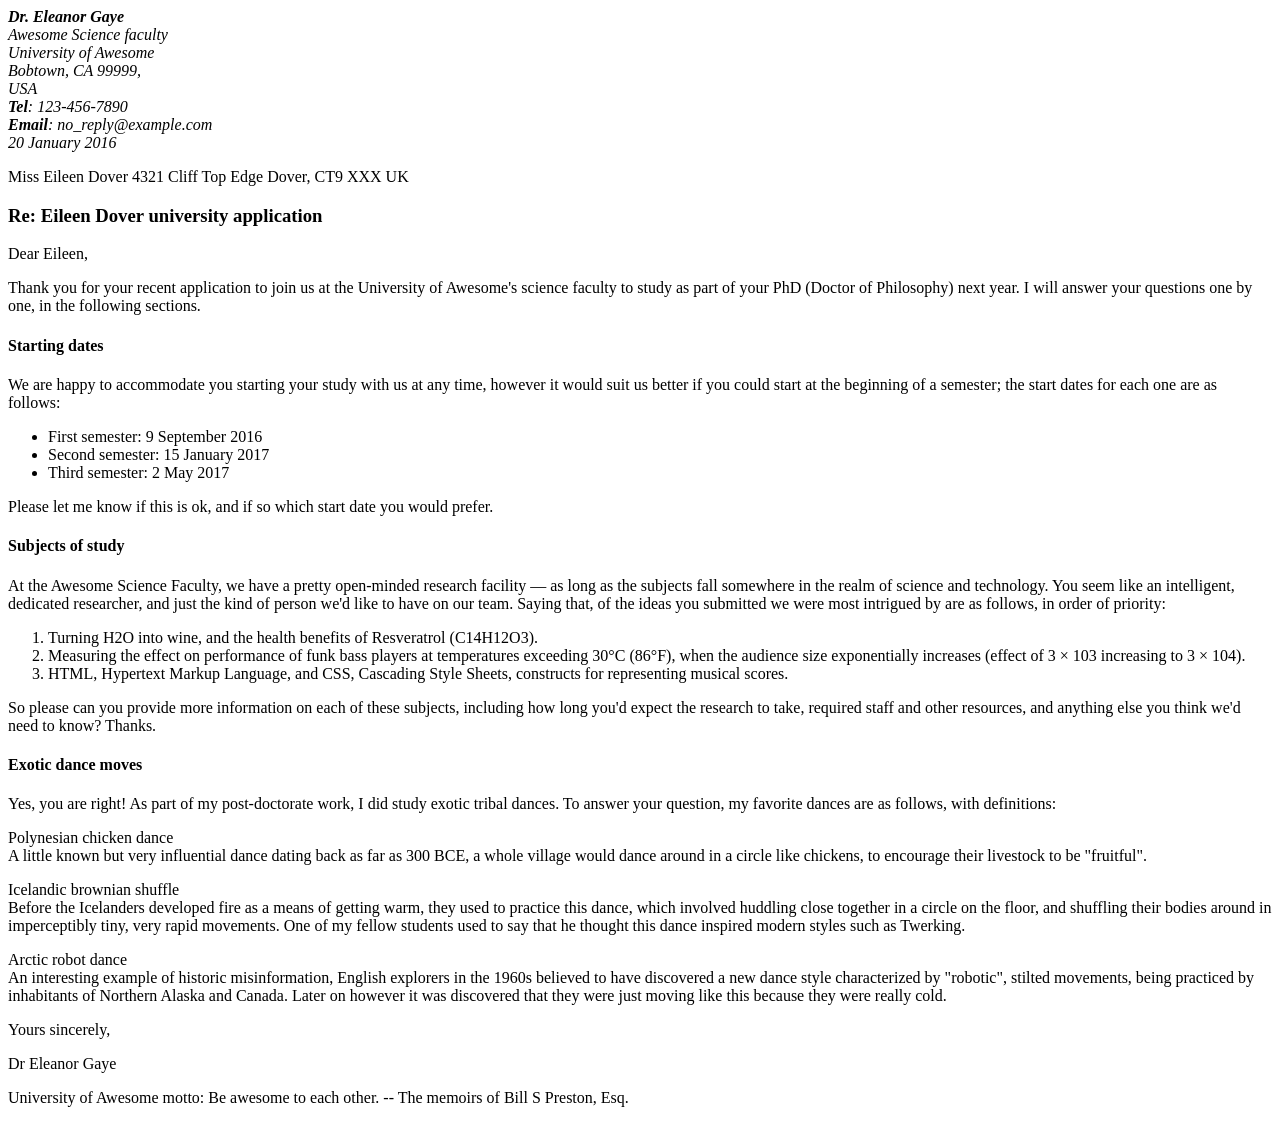
<file: ica/ICA3/index.html>
<!DOCTYPE html>
<html lang="en">
    <head>
        <meta charset="UTF-8">
        <meta name="viewport" content="width=device-width, initial-scale=1.0">
        <title>Document</title>
    </head>
    <body>
        <address class="sender-column">
        <strong>Dr. Eleanor Gaye</strong><br>
        Awesome Science faculty<br>
        University of Awesome<br>
        Bobtown, CA 99999,<br>
        USA<br>
        <strong>Tel</strong>: 123-456-7890<br>
        <strong>Email</strong>: no_reply@example.com<br>

        20 January 2016<br>
        </address>

        <p>
            Miss Eileen Dover
            4321 Cliff Top Edge
            Dover, CT9 XXX
            UK
        </p>

        <h3> 
            Re: Eileen Dover university application
        </h3>
        <p>
            Dear Eileen,
        </p>
        <p>
            Thank you for your recent application to join us at the University of
            Awesome's science faculty to study as part of your
            PhD (Doctor of Philosophy) next year. I will answer your
            questions one by one, in the following sections.
        </p>

        <section>
            <h4>
            Starting dates
            </h4>
            <p>
            We are happy to accommodate you starting your study with us at any time,
            however it would suit us better if you could start at the beginning of a
            semester; the start dates for each one are as follows:
            </p>
            <ul>
                <li>First semester: 9 September 2016</li>
                <li>Second semester: 15 January 2017</li>
                <li>Third semester: 2 May 2017</li>
            </ul>

            <p>
            Please let me know if this is ok, and if so which start date you would prefer.
            </p>
        </section>

        <section>
            <h4>
            Subjects of study
            </h4>
            <p>
            At the Awesome Science Faculty, we have a pretty open-minded research
            facility — as long as the subjects fall somewhere in the realm of science
            and technology. You seem like an intelligent, dedicated researcher, and
            just the kind of person we'd like to have on our team. Saying that, of the
            ideas you submitted we were most intrigued by are as follows, in order of
            priority:
            </p>
            <ol>
                <li>Turning H2O into wine, and the health benefits of Resveratrol
                (C14H12O3).</li>
                <li>Measuring the effect on performance of funk bass players at temperatures
                exceeding 30°C (86°F), when the audience size exponentially increases
                (effect of 3 × 103 increasing to 3 × 104).</li>
                <li>HTML, Hypertext Markup Language, and CSS,
                Cascading Style Sheets, constructs for representing musical scores.</li>
            </ol>
            <p>
            So please can you provide more information on each of these subjects,
            including how long you'd expect the research to take, required staff and
            other resources, and anything else you think we'd need to know? Thanks.
            </p>
        </section>

        <section>
            <h4>
            Exotic dance moves
            </h4>

            <p>
            Yes, you are right! As part of my post-doctorate work, I
            did study exotic tribal dances. To answer your question, my
            favorite dances are as follows, with definitions:
            </p>

            <p>
            Polynesian chicken dance<br>
                A little known but very influential dance dating back as far as
                300 BCE, a whole village would
                dance around in a circle like chickens, to encourage their livestock to
                be "fruitful".<br>
            </p>
            <p>
            Icelandic brownian shuffle<br>
                Before the Icelanders developed fire as a means of getting warm, they
                used to practice this dance, which involved huddling close together in a
                circle on the floor, and shuffling their bodies around in imperceptibly
                tiny, very rapid movements. One of my fellow students used to say that
                he thought this dance inspired modern styles such as Twerking.<br>
            </p>
            <p>
            Arctic robot dance<br>
                An interesting example of historic misinformation, English explorers in
                the 1960s believed to have discovered a new dance style characterized by
                "robotic", stilted movements, being practiced by inhabitants of Northern
                Alaska and Canada. Later on however it was discovered that they were
                just moving like this because they were really cold.<br>
            </p>
        </section>

        <section>
            <p>
            Yours sincerely,
            </p>

            <p>
            Dr Eleanor Gaye
            </p>

            <p>
            University of Awesome motto: Be awesome to each other. --
            The memoirs of Bill S Preston, Esq.
            </p>
        </section>
    </body>
</html>
</file>
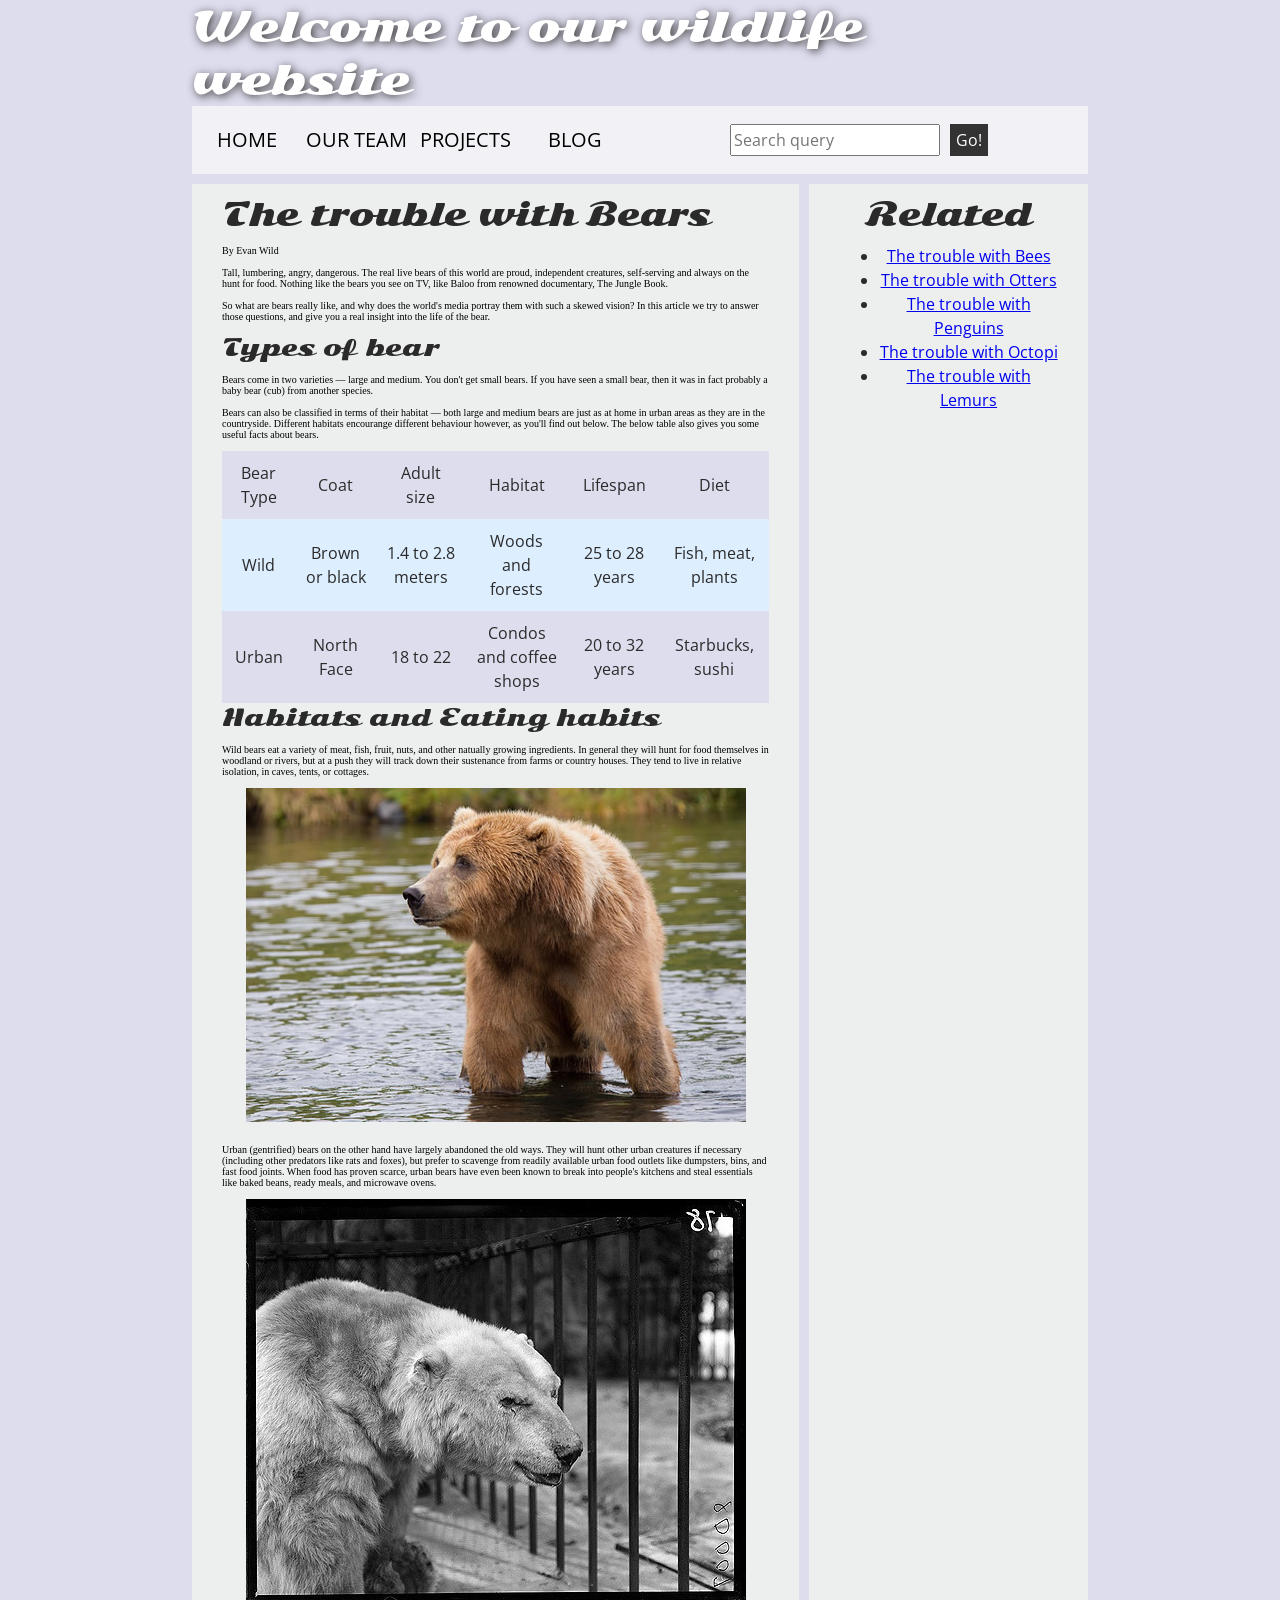
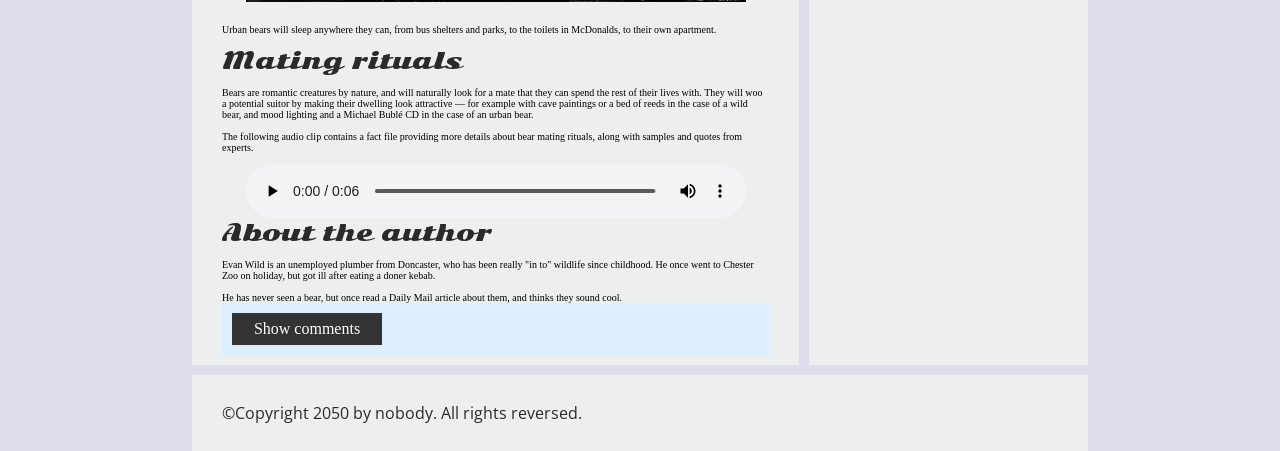
<file: ica/ICA5/assessment-files/index.html>
<!DOCTYPE html>
<html>
  <head>
    <meta charset="utf-8">

    <title>Accessibility assessment</title>
    <link href="https://fonts.googleapis.com/css?family=Open+Sans+Condensed:300|Sonsie+One" rel="stylesheet" type="text/css">
    <link rel="stylesheet" href="style.css">

    <!-- the below three lines are a fix to get HTML5 semantic elements working in old versions of Internet Explorer-->
    <!--[if lt IE 9]>
      <script src="http://html5shiv.googlecode.com/svn/trunk/html5.js"></script>
    <![endif]-->
  </head>

  <body>
    <div class="header">
      <font size="7">Welcome to our wildlife website</font>
    </div>

    <div class="nav">
      <ul>
        <li><a href="#">Home</a></li>
        <li><a href="#">Our team</a></li>
        <li><a href="#">Projects</a></li>
        <li><a href="#">Blog</a></li>
      </ul>

      <form class="search">
        <input type="search" name="q" placeholder="Search query">
        <input type="submit" value="Go!">
      </form>
    </div>

    <main>
      <article>
        <font size="6">The trouble with Bears</font>
        <br><br>
        By Evan Wild
        <br><br>
        Tall, lumbering, angry, dangerous. The real live bears of this world are proud, independent creatures, self-serving and always on the hunt for food. Nothing like the bears you see on TV, like Baloo from renowned documentary, The Jungle Book.
        <br><br>
        So what are bears really like, and why does the world's media portray them with such a skewed vision? In this article we try to answer those questions, and give you a real insight into the life of the bear.
        <br><br>
        <font size="5">Types of bear</font>
        <br><br>
        Bears come in two varieties — large and medium. You don't get small bears. If you have seen a small bear, then it was in fact probably a baby bear (cub) from another species.
        <br><br>
        Bears can also be classified in terms of their habitat — both large and medium bears are just as at home in urban areas as they are in the countryside. Different habitats encourange different behaviour however, as you'll find out below. The below table also gives you some useful facts about bears.
        <br><br>
        <table>
          <thead>
            <tr>
              <td>Bear Type</td>
              <td>Coat</td>
              <td>Adult size</td>
              <td>Habitat</td>
              <td>Lifespan</td>
              <td>Diet</td>
            </tr>
          </thead>
          <tbody>
            <tr>
              <td>Wild</td>
              <td>Brown or black</td>
              <td>1.4 to 2.8 meters</td>
              <td>Woods and forests</td>
              <td>25 to 28 years</td>
              <td>Fish, meat, plants</td>
            </tr>
            <tr>
              <td>Urban</td>
              <td>North Face</td>
              <td>18 to 22</td>
              <td>Condos and coffee shops</td>
              <td>20 to 32 years</td>
              <td>Starbucks, sushi</td>
            </tr>
          </tbody>
        </table>

        <font size="5">Habitats and Eating habits</font>
        <br><br>
        Wild bears eat a variety of meat, fish, fruit, nuts, and other natually growing ingredients. In general they will hunt for food themselves in woodland or rivers, but at a push they will track down their sustenance from farms or country houses. They tend to live in relative isolation, in caves, tents, or cottages.
        <br><br>
        <img src="media/wild-bear.jpg">
        <br><br>
        Urban (gentrified) bears on the other hand have largely abandoned the old ways. They will hunt other urban creatures if necessary (including other predators like rats and foxes), but prefer to scavenge from readily available urban food outlets like dumpsters, bins, and fast food joints. When food has proven scarce, urban bears have even been known to break into people's kitchens and steal essentials like baked beans, ready meals, and microwave ovens.
        <br><br>
        <img src="media/urban-bear.jpg">
        <br><br>
        Urban bears will sleep anywhere they can, from bus shelters and parks, to the toilets in McDonalds, to their own apartment.
        <br><br>
        <font size="5">Mating rituals</font>
        <br><br>
        Bears are romantic creatures by nature, and will naturally look for a mate that they can spend the rest of their lives with. They will woo a potential suitor by making their dwelling look attractive — for example with cave paintings or a bed of reeds in the case of a wild bear, and mood lighting and a Michael Bublé CD in the case of an urban bear.
        <br><br>
        The following audio clip contains a fact file providing more details about bear mating rituals, along with samples and quotes from experts.
        <br><br>
        <audio controls>
          <source src="media/bear.mp3" type="audio/mp3">
          <source src="media/bear.ogg" type="audio/ogg">
          <p>It looks like your browser doesn't support HTML5 audio players.</p>
        </audio>

        <aside>

          <font size="5">About the author</font>
        <br><br>
          Evan Wild is an unemployed plumber from Doncaster, who has been really "in to" wildlife since childhood. He once went to Chester Zoo on holiday, but got ill after eating a doner kebab.
        <br><br>
          He has never seen a bear, but once read a Daily Mail article about them, and thinks they sound cool.

        </aside>
        <section class="comments">
          <div class="show-hide">Show comments</div>

          <div class="comment-wrapper">

            <font size="6">Add comment</font>

            <form class="comment-form">
              <div class="flex-pair">
                Your name:
                <input type="text" name="name" id="name" placeholder="Enter your name">
              </div>
              <div class="flex-pair">
                Your comment:
                <input type="text" name="comment" id="comment" placeholder="Enter your comment">
              </div>
              <div>
                <input type="submit" value="Submit comment">
              </div>
            </form>

            <font size="6">Comments</font>

            <ul class="comment-container">

              <li>

                <p>Bob Fossil</p>

                <p>Oh I am so glad you taught me all about the big brown angry guys in the woods. With their sniffing little noses and their bad attitudes, they can sure be a menace — I was thinking of putting them all in a truck and driving them outta here. I run a zoo, you know.</p>

              </li>

            </ul>

          </div>
        </section>
      </article>

      <div class="secondary">
        <font size="6">Related</font>

        <ul>
          <li><a href="#">The trouble with Bees</a></li>
          <li><a href="#">The trouble with Otters</a></li>
          <li><a href="#">The trouble with Penguins</a></li>
          <li><a href="#">The trouble with Octopi</a></li>
          <li><a href="#">The trouble with Lemurs</a></li>
        </ul>
      </div>
    </main>

    <footer>
      <p>©Copyright 2050 by nobody. All rights reversed.</p>
    </footer>

    <script src="main.js"></script>

  </body>
</html>
</file>
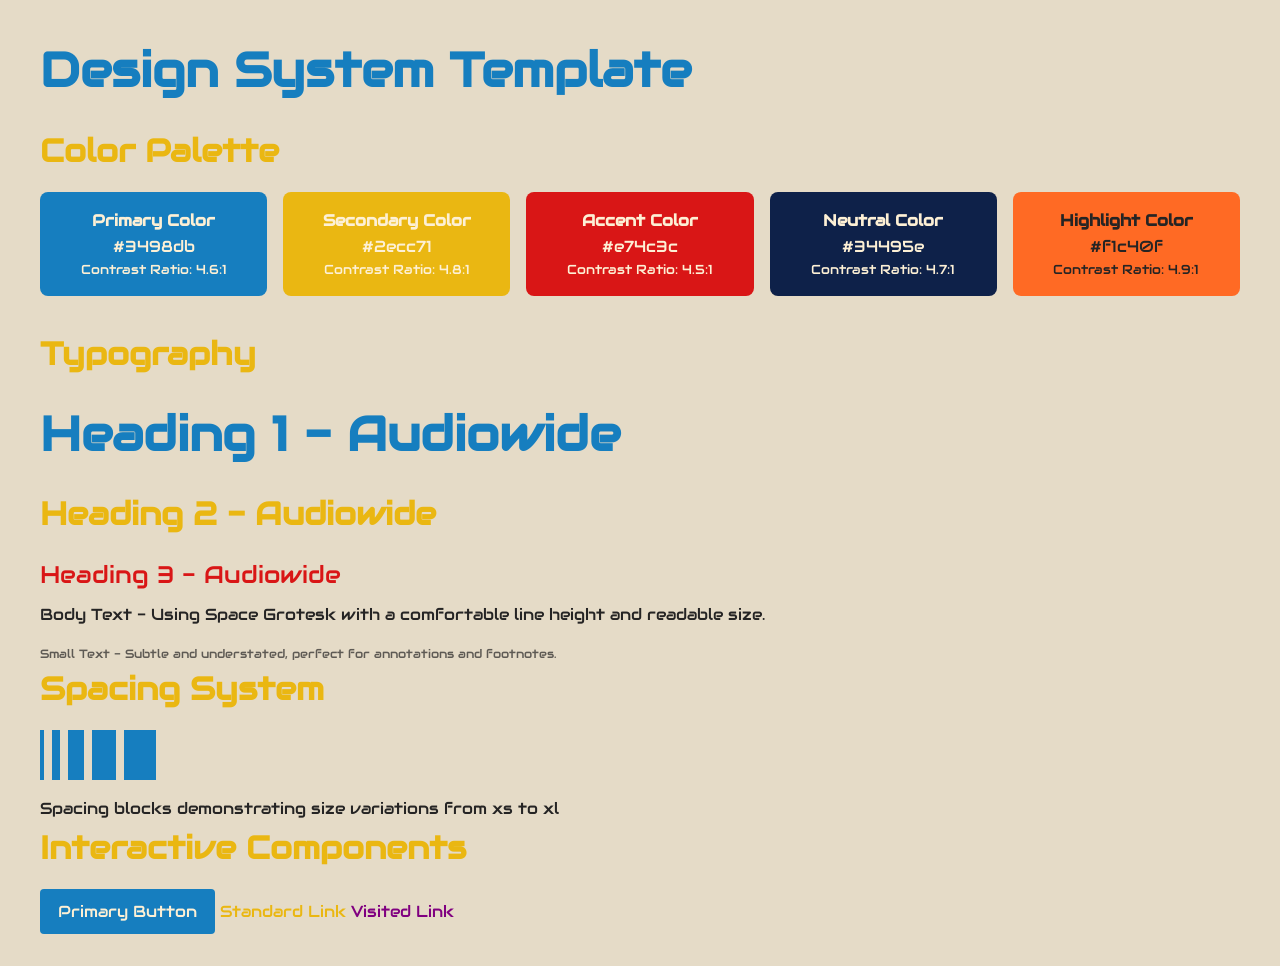
<file: midterm/design-system.html>
<!DOCTYPE html>
<html lang="en">
<head>
    <meta charset="UTF-8">
    <meta name="viewport" content="width=device-width, initial-scale=1.0">
    <title>Design System Template</title>
            <link rel="preconnect" href="https://fonts.googleapis.com">
            <link rel="preconnect" href="https://fonts.gstatic.com" crossorigin>
            <link href="https://fonts.googleapis.com/css2?family=Audiowide&family=Oi&display=swap" rel="stylesheet"> 

    <style>
        /* CSS Reset and Base Styles */
        :root {
            /* Color Palette - 5 Core Colors */
            --color-primary: #167ebf;     /* Vibrant Blue - Main Brand Color */
            --color-secondary: #eab712;   /* Emerald Green - Complementary Action Color */
            --color-accent: #d91616;      /* Passionate Red - Highlight / Warning Color */
            --color-neutral: #0e2149;     /* Deep Slate Gray - Neutral Text and Background */
            --color-highlight: #ff6a24;   /* Bright Yellow - Accent / Attention Color */
            
            /* Derived Colors for Flexibility */
            --color-background: color-mix(in srgb, var(--color-neutral) 10%, #fdf0d5);
            --color-text-dark: #252424;
            --color-text-light: #fdf0d5;

            /* Typography */

            @import url('https://fonts.googleapis.com/css2?family=Audiowide&family=Oi&display=swap'); 

            .auidowide-regular {
                font-family: "Audiowide", sans-serif;
                font-weight: 400;
                font-style: normal;
            }

            --font-primary: "Audiowide", sans-serif;
            --font-secondary: 'Roboto Mono', monospace;  

            /* Spacing System */
            --spacing-xs: 0.25rem;
            --spacing-sm: 0.5rem;
            --spacing-md: 1rem;
            --spacing-lg: 1.5rem;
            --spacing-xl: 2rem;

            /* Border Radius */
            --radius-sm: 4px;
            --radius-md: 8px;
            --radius-lg: 12px;
        }

        * {
            margin: 0;
            padding: 0;
            box-sizing: border-box;
        }

        body {
            font-family: var(--font-primary);
            line-height: 1.6;
            background-color: var(--color-background);
            color: var(--color-text-dark);
            padding: var(--spacing-xl);
        }

        .container {
            max-width: 1200px;
            margin: 0 auto;
        }

        /* Typography Styles */
        h1 {
            font-size: 3rem;
            font-weight: 700;
            margin-bottom: var(--spacing-md);
            color: var(--color-primary);
        }

        h2 {
            font-size: 2rem;
            font-weight: 600;
            margin-bottom: var(--spacing-md);
            color: var(--color-secondary);
        }

        h3 {
            font-size: 1.5rem;
            font-weight: 500;
            margin-bottom: var(--spacing-sm);
            color: var(--color-accent);
        }

        .body-text {
            font-size: 1rem;
            margin-bottom: var(--spacing-md);
        }

        .small-text {
            font-size: 0.75rem;
            color: color-mix(in srgb, var(--color-text-dark) 70%, transparent);
        }

        /* Color Palette Section */
        .color-palette {
            display: grid;
            grid-template-columns: repeat(auto-fit, minmax(200px, 1fr));
            gap: var(--spacing-md);
            margin-bottom: var(--spacing-xl);
        }

        .color-swatch {
            padding: var(--spacing-md);
            border-radius: var(--radius-md);
            display: flex;
            flex-direction: column;
            align-items: center;
            justify-content: center;
            text-align: center;
        }

        /* Component Styles */
        .button {
            display: inline-block;
            padding: var(--spacing-sm) var(--spacing-md);
            background-color: var(--color-primary);
            color: var(--color-text-light);
            text-decoration: none;
            border-radius: var(--radius-sm);
            transition: background-color 0.3s ease, transform 0.2s;
            border: 2px solid transparent;
        }

        .button:hover {
            background-color: color-mix(in srgb, var(--color-primary) 80%, black);
            border-color: var(--color-secondary);
            transform: scale(1.05);
        }

        .button:active {
            transform: scale(0.95);
            background-color: var(--color-secondary);
        }

        .link {
            color: var(--color-secondary);
            text-decoration: none;
            transition: color 0.3s ease, text-decoration-color 0.3s;
        }

        .link:hover {
            color: var(--color-accent);
            text-decoration: underline;
            text-decoration-color: var(--color-highlight);
        }

        .link:visited {
            color: var(--color-neutral);
        }

        /* Spacing Demonstration */
        .spacing-demo {
            display: flex;
            align-items: center;
            gap: var(--spacing-sm);
            margin-bottom: var(--spacing-md);
        }

        .spacing-block {
            background-color: var(--color-primary);
            height: 50px;
        }
    </style>

    <link href="https://fonts.googleapis.com/css2?family=Space+Grotesk:wght@400;500;600;700&family=Roboto+Mono:wght@400;500&display=swap" rel="stylesheet">
</head>
<body>
    <div class="container">
        <h1>Design System Template</h1>

        <section>
            <h2>Color Palette</h2>
            <div class="color-palette">
                <div class="color-swatch" style="background-color: var(--color-primary); color: var(--color-text-light);">
                    <strong>Primary Color</strong>
                    <p>#3498db</p>
                    <small>Contrast Ratio: 4.6:1</small>
                </div>
                <div class="color-swatch" style="background-color: var(--color-secondary); color: var(--color-text-light);">
                    <strong>Secondary Color</strong>
                    <p>#2ecc71</p>
                    <small>Contrast Ratio: 4.8:1</small>
                </div>
                <div class="color-swatch" style="background-color: var(--color-accent); color: var(--color-text-light);">
                    <strong>Accent Color</strong>
                    <p>#e74c3c</p>
                    <small>Contrast Ratio: 4.5:1</small>
                </div>
                <div class="color-swatch" style="background-color: var(--color-neutral); color: var(--color-text-light);">
                    <strong>Neutral Color</strong>
                    <p>#34495e</p>
                    <small>Contrast Ratio: 4.7:1</small>
                </div>
                <div class="color-swatch" style="background-color: var(--color-highlight); color: var(--color-text-dark);">
                    <strong>Highlight Color</strong>
                    <p>#f1c40f</p>
                    <small>Contrast Ratio: 4.9:1</small>
                </div>
            </div>
        </section>

        <section>
            <h2>Typography</h2>
            <h1>Heading 1 - Audiowide</h1>
            <h2>Heading 2 - Audiowide</h2>
            <h3>Heading 3 - Audiowide</h3>
            <p class="body-text">Body Text - Using Space Grotesk with a comfortable line height and readable size.</p>
            <p class="small-text">Small Text - Subtle and understated, perfect for annotations and footnotes.</p>
        </section>

        <section>
            <h2>Spacing System</h2>
            <div class="spacing-demo">
                <div class="spacing-block" style="width: var(--spacing-xs)"></div>
                <div class="spacing-block" style="width: var(--spacing-sm)"></div>
                <div class="spacing-block" style="width: var(--spacing-md)"></div>
                <div class="spacing-block" style="width: var(--spacing-lg)"></div>
                <div class="spacing-block" style="width: var(--spacing-xl)"></div>
            </div>
            <p>Spacing blocks demonstrating size variations from xs to xl</p>
        </section>

        <section>
            <h2>Interactive Components</h2>
            <a href="#" class="button">Primary Button</a>
            <a href="#" class="link">Standard Link</a>
            <a href="#" class="link" style="color: purple;">Visited Link</a>
        </section>
    </div>
</body>
</html>
</file>
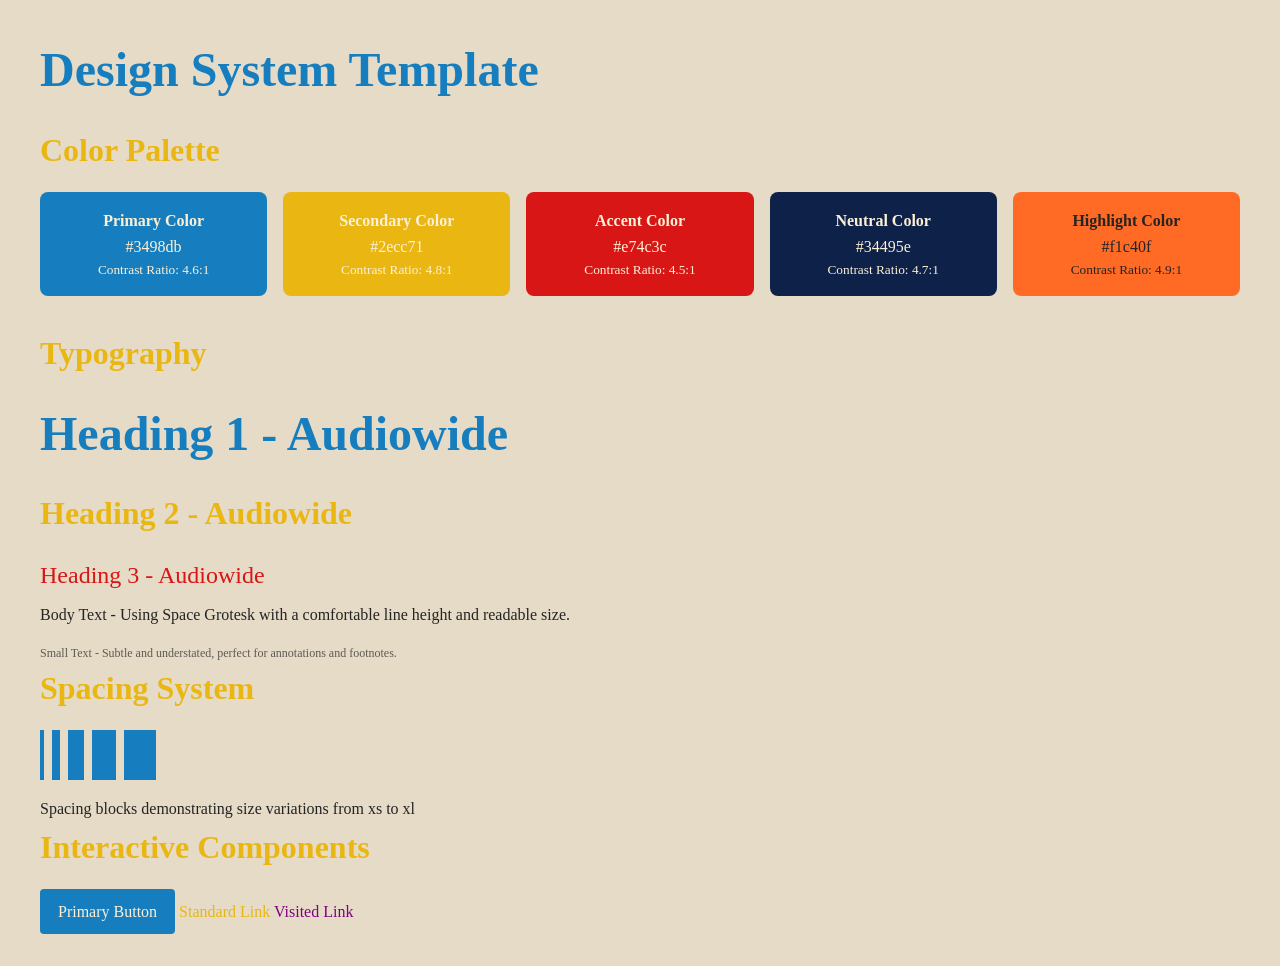
<file: syllabus-remake/syllabus.html>
<!DOCTYPE html>
<html lang="en">
<head>
    <meta charset="UTF-8">
    <meta name="viewport" content="width=device-width, initial-scale=1.0">
    <title>Design System Template</title>
        <link rel="preconnect" href="https://fonts.googleapis.com">
<link rel="preconnect" href="https://fonts.gstatic.com" crossorigin>
<link href="https://fonts.googleapis.com/css2?family=Zen+Dots&display=swap" rel="stylesheet">

    <style>
        /* CSS Reset and Base Styles */
        :root {
            /* Color Palette - 5 Core Colors */
            --color-primary: #167ebf;     /* Vibrant Blue - Main Brand Color */
            --color-secondary: #eab712;   /* Emerald Green - Complementary Action Color */
            --color-accent: #d91616;      /* Passionate Red - Highlight / Warning Color */
            --color-neutral: #0e2149;     /* Deep Slate Gray - Neutral Text and Background */
            --color-highlight: #ff6a24;   /* Bright Yellow - Accent / Attention Color */
            
            /* Derived Colors for Flexibility */
            --color-background: color-mix(in srgb, var(--color-neutral) 10%, #fdf0d5);
            --color-text-dark: #252424;
            --color-text-light: #fdf0d5;

            /* Typography */
            

                 @import url('https://fonts.googleapis.com/css2?family=Zen+Dots&display=swap'); 
          /* @import url('https://fonts.googleapis.com/css2?family=Audiowide&family=Oi&display=swap');  */
            /* .zen-dots-regular {
                font-family: "Zen Dots", sans-serif;
                font-weight: 400;
                font-style: normal;
            } */


            /.shrikhand-regular {
                font-family: "Shrikhand", serif;
                font-weight: 400;
                font-style: normal;
            } 


            --font-primary: "Shrikhand", sans-serif;
            --font-secondary: 'Roboto Mono', monospace;  

            /* Spacing System */
            --spacing-xs: 0.25rem;
            --spacing-sm: 0.5rem;
            --spacing-md: 1rem;
            --spacing-lg: 1.5rem;
            --spacing-xl: 2rem;

            /* Border Radius */
            --radius-sm: 4px;
            --radius-md: 8px;
            --radius-lg: 12px;
        }

        * {
            margin: 0;
            padding: 0;
            box-sizing: border-box;
        }

        body {
            font-family: var(--font-primary);
            line-height: 1.6;
            background-color: var(--color-background);
            color: var(--color-text-dark);
            padding: var(--spacing-xl);
        }

        .container {
            max-width: 1200px;
            margin: 0 auto;
        }

        /* Typography Styles */
        h1 {
            font-size: 3rem;
            font-weight: 700;
            margin-bottom: var(--spacing-md);
            color: var(--color-primary);
        }

        h2 {
            font-size: 2rem;
            font-weight: 600;
            margin-bottom: var(--spacing-md);
            color: var(--color-secondary);
        }

        h3 {
            font-size: 1.5rem;
            font-weight: 500;
            margin-bottom: var(--spacing-sm);
            color: var(--color-accent);
        }

        .body-text {
            font-size: 1rem;
            margin-bottom: var(--spacing-md);
        }

        .small-text {
            font-size: 0.75rem;
            color: color-mix(in srgb, var(--color-text-dark) 70%, transparent);
        }

        /* Color Palette Section */
        .color-palette {
            display: grid;
            grid-template-columns: repeat(auto-fit, minmax(200px, 1fr));
            gap: var(--spacing-md);
            margin-bottom: var(--spacing-xl);
        }

        .color-swatch {
            padding: var(--spacing-md);
            border-radius: var(--radius-md);
            display: flex;
            flex-direction: column;
            align-items: center;
            justify-content: center;
            text-align: center;
        }

        /* Component Styles */
        .button {
            display: inline-block;
            padding: var(--spacing-sm) var(--spacing-md);
            background-color: var(--color-primary);
            color: var(--color-text-light);
            text-decoration: none;
            border-radius: var(--radius-sm);
            transition: background-color 0.3s ease, transform 0.2s;
            border: 2px solid transparent;
        }

        .button:hover {
            background-color: color-mix(in srgb, var(--color-primary) 80%, black);
            border-color: var(--color-secondary);
            transform: scale(1.05);
        }

        .button:active {
            transform: scale(0.95);
            background-color: var(--color-secondary);
        }

        .link {
            color: var(--color-secondary);
            text-decoration: none;
            transition: color 0.3s ease, text-decoration-color 0.3s;
        }

        .link:hover {
            color: var(--color-accent);
            text-decoration: underline;
            text-decoration-color: var(--color-highlight);
        }

        .link:visited {
            color: var(--color-neutral);
        }

        /* Spacing Demonstration */
        .spacing-demo {
            display: flex;
            align-items: center;
            gap: var(--spacing-sm);
            margin-bottom: var(--spacing-md);
        }

        .spacing-block {
            background-color: var(--color-primary);
            height: 50px;
        }
    </style>

    <link href="https://fonts.googleapis.com/css2?family=Space+Grotesk:wght@400;500;600;700&family=Roboto+Mono:wght@400;500&display=swap" rel="stylesheet">
</head>
<body>
    <div class="container">
        <h1>Design System Template</h1>

        <section>
            <h2>Color Palette</h2>
            <div class="color-palette">
                <div class="color-swatch" style="background-color: var(--color-primary); color: var(--color-text-light);">
                    <strong>Primary Color</strong>
                    <p>#3498db</p>
                    <small>Contrast Ratio: 4.6:1</small>
                </div>
                <div class="color-swatch" style="background-color: var(--color-secondary); color: var(--color-text-light);">
                    <strong>Secondary Color</strong>
                    <p>#2ecc71</p>
                    <small>Contrast Ratio: 4.8:1</small>
                </div>
                <div class="color-swatch" style="background-color: var(--color-accent); color: var(--color-text-light);">
                    <strong>Accent Color</strong>
                    <p>#e74c3c</p>
                    <small>Contrast Ratio: 4.5:1</small>
                </div>
                <div class="color-swatch" style="background-color: var(--color-neutral); color: var(--color-text-light);">
                    <strong>Neutral Color</strong>
                    <p>#34495e</p>
                    <small>Contrast Ratio: 4.7:1</small>
                </div>
                <div class="color-swatch" style="background-color: var(--color-highlight); color: var(--color-text-dark);">
                    <strong>Highlight Color</strong>
                    <p>#f1c40f</p>
                    <small>Contrast Ratio: 4.9:1</small>
                </div>
            </div>
        </section>

        <section>
            <h2>Typography</h2>
            <h1>Heading 1 - Audiowide</h1>
            <h2>Heading 2 - Audiowide</h2>
            <h3>Heading 3 - Audiowide</h3>
            <p class="body-text">Body Text - Using Space Grotesk with a comfortable line height and readable size.</p>
            <p class="small-text">Small Text - Subtle and understated, perfect for annotations and footnotes.</p>
        </section>

        <section>
            <h2>Spacing System</h2>
            <div class="spacing-demo">
                <div class="spacing-block" style="width: var(--spacing-xs)"></div>
                <div class="spacing-block" style="width: var(--spacing-sm)"></div>
                <div class="spacing-block" style="width: var(--spacing-md)"></div>
                <div class="spacing-block" style="width: var(--spacing-lg)"></div>
                <div class="spacing-block" style="width: var(--spacing-xl)"></div>
            </div>
            <p>Spacing blocks demonstrating size variations from xs to xl</p>
        </section>

        <section>
            <h2>Interactive Components</h2>
            <a href="#" class="button">Primary Button</a>
            <a href="#" class="link">Standard Link</a>
            <a href="#" class="link" style="color: purple;">Visited Link</a>
        </section>
    </div>
</body>
</html>
</file>
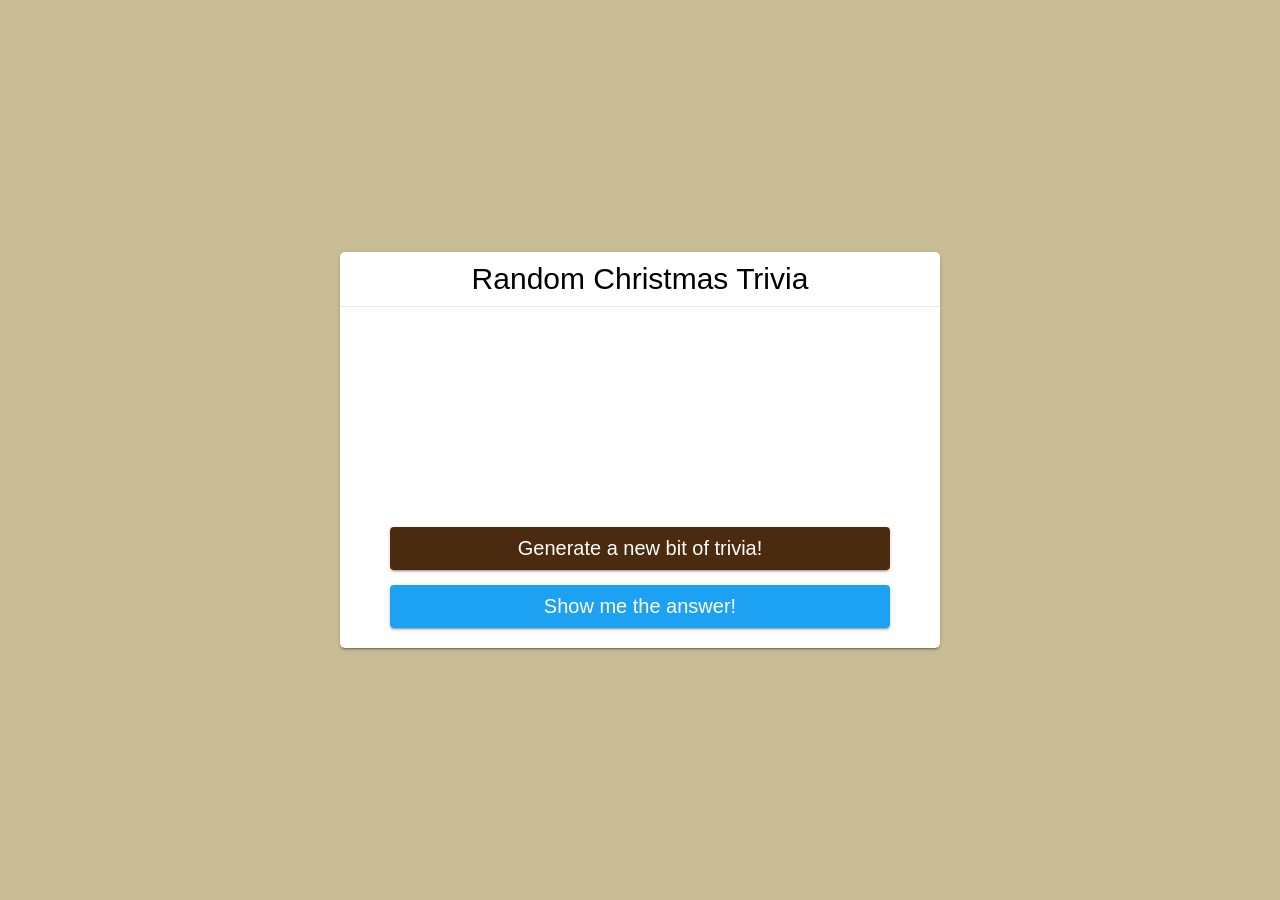
<file: ica/ica11/ica11.html>
<!DOCTYPE html>
<html lang="en">
<head>
    <meta charset="UTF-8">
    <meta http-equiv="X-UA-Compatible" content="IE=edge">
    <meta name="viewport" content="width=device-width, initial-scale=1.0">
    <title>Document</title>
    <style>
      html {
    box-sizing: border-box;
  }
  
  *,
  *::before,
  *::after {
    box-sizing: inherit;
    margin: 0;
    padding: 0;
  }
  
  body {
    font-family: -apple-system, BlinkMacSystemFont, "Segoe UI", Roboto, Oxygen-Sans, Ubuntu, Cantarell, "Helvetica Neue", sans-serif;
    background-color: #c9bd95;
  }
  
  .app {
    position: absolute;
    top: 50%;
    left: 50%;
    transform: translate(-50%, -50%);
    width: 600px;
    background-color: white;
    border-radius: 5px;
    box-shadow: 0 2px 2px 0 rgba(0,0,0,.14), 0 3px 1px -2px rgba(0,0,0,.2), 0 1px 5px 0 rgba(0,0,0,.12);
  }
  
  header {
    width: 100%;
    font-size: 30px;
    text-align: center;
    padding: 10px;
    border-bottom: 1px solid #ebebeb;
  }
  
  .quotes {
    padding: 20px 50px;
    min-height: 200px;
  }
  
  .quote-text {
    padding-bottom: 20px;
    font-size: 25px;
    color: black;
  }
  
  .controls {
    width: 100%;
    padding: 20px 50px;
  }
  
  .button {
    display: block;
    color: white;
    border-radius: 4px;
    border: none;
    padding: 10px 20px;
    cursor: pointer;
    text-align: center;
    width: 100%;
    font-size: 20px;
    box-shadow: 0 2px 2px 0 rgba(0,0,0,.14), 0 3px 1px -2px rgba(0,0,0,.2), 0 1px 5px 0 rgba(0,0,0,.12);
  }
  
  .twitter {
    background-color: #1da1f2;
    text-decoration: none;
  }
  
  .twitter:hover {
    background-color: #1e7fbb;
  }
  
  .new-quote {
    background-color: #4A2B0F;
    margin-bottom: 15px;
  }
  
  .new-quote:hover {
    background-color: #6d3b0e;
  }
  
  .new-quote:disabled {
    background-color: #cccccc;
    color: #666666;
    cursor: not-allowed;
  }
  
  @media screen and (max-width: 600px) {
    .app {
      width: 100%;
    }
    .quote-text {
      font-size: 18px;
    }
  }
    </style>
</head>
<body>
    <div class="app">
        <header>Random Christmas Trivia</header>
        <section class="quotes">
          <div class="quote-text" id="js-quote-text"></div>
          <div class="quote-text" id="js-answer-text"></div>
        </section>
        <section class="controls" >
          <button type="button" id="js-new-quote" class="new-quote button">
            Generate a new bit of trivia!
          </button>
          <button type="button" id="js-tweet" class="twitter button">
            Show me the answer!
          </button>
          <!-- <a class="answer button" id="js-tweet" target="_blank" rel="noreferrer">Show me the answer!</a> -->
        </section>
      </div>
      <script src="ica11.js"></script>

      <script>
        

        const newBtn = document.querySelector("#js-new-quote").addEventListener('click'.getQuote);

        getQuote();

        const endpoint = "https://trivia.cyberwisp.com/getrandomchristmasquestion";

          async function getQuote() {
          console.log("This worked!");

          try {
             const response = await fetch(endpoint);
            if(!response.ok) {
              throw Error(response.statusText)
            }
            const json = await response.json();
            console.log(json);
            displayQuote(json['question']);
          } catch (err) {
            console.log(err);
            alert('Failed to fetch new quote');
          }
        }

        function displayQuote(quote) {
          const quoteText = document.querySelector("#js-quote-text");
          quoteText.textContent = quote;
        }

        //getQuote();
      </script>
</body>
</html>
</file>
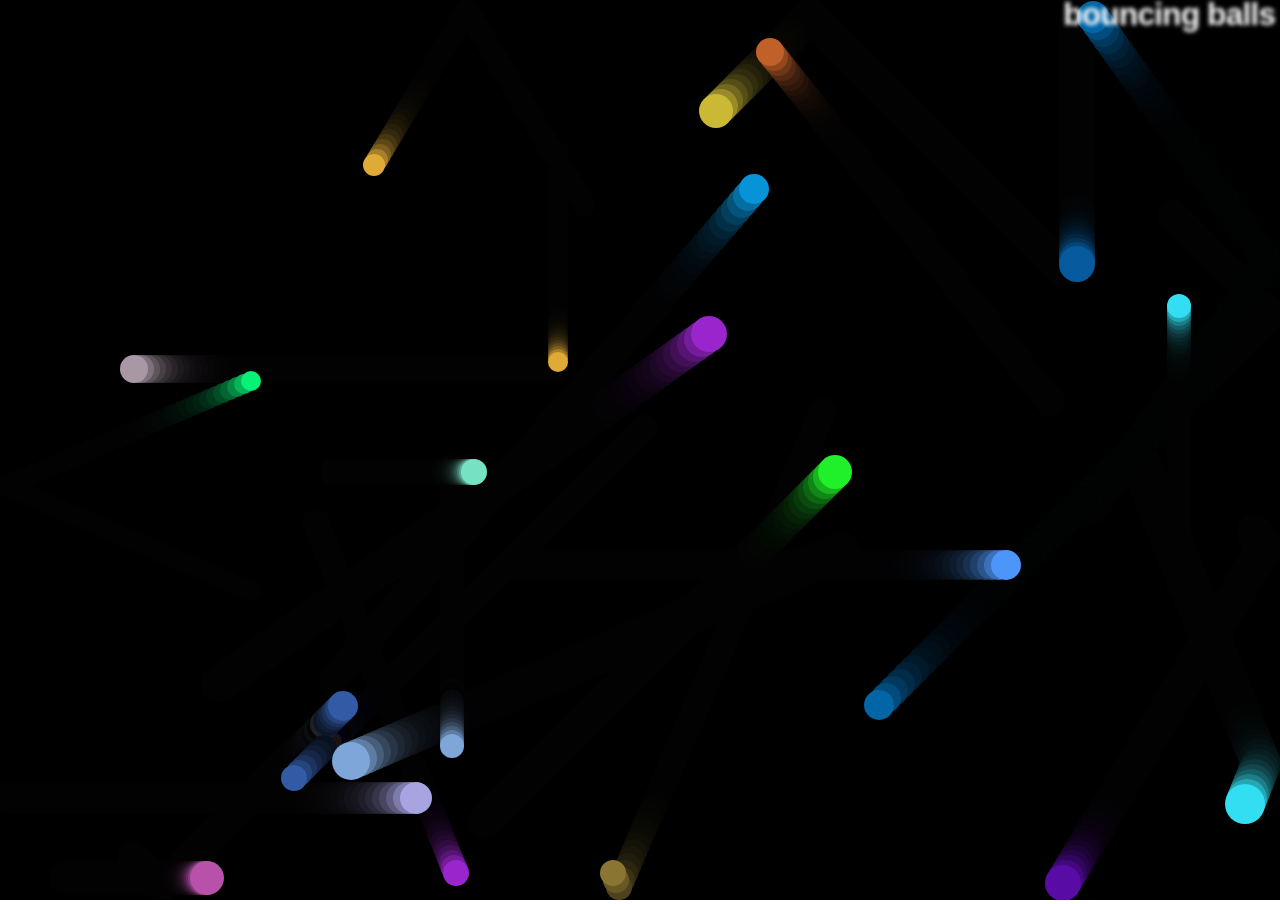
<file: ica/ica13/ica13.html>
<!DOCTYPE html>
<html lang="en-US">
  <head>
    <meta charset="utf-8">
    <meta name="viewport" content="width=device-width">
    <title>Bouncing balls</title>
    <link rel="stylesheet" href="ica13.css">
  </head>

  <body>
    <h1>bouncing balls</h1>
    <canvas></canvas>

    <script src="ica13.js"></script>
  </body>
</html>
</file>
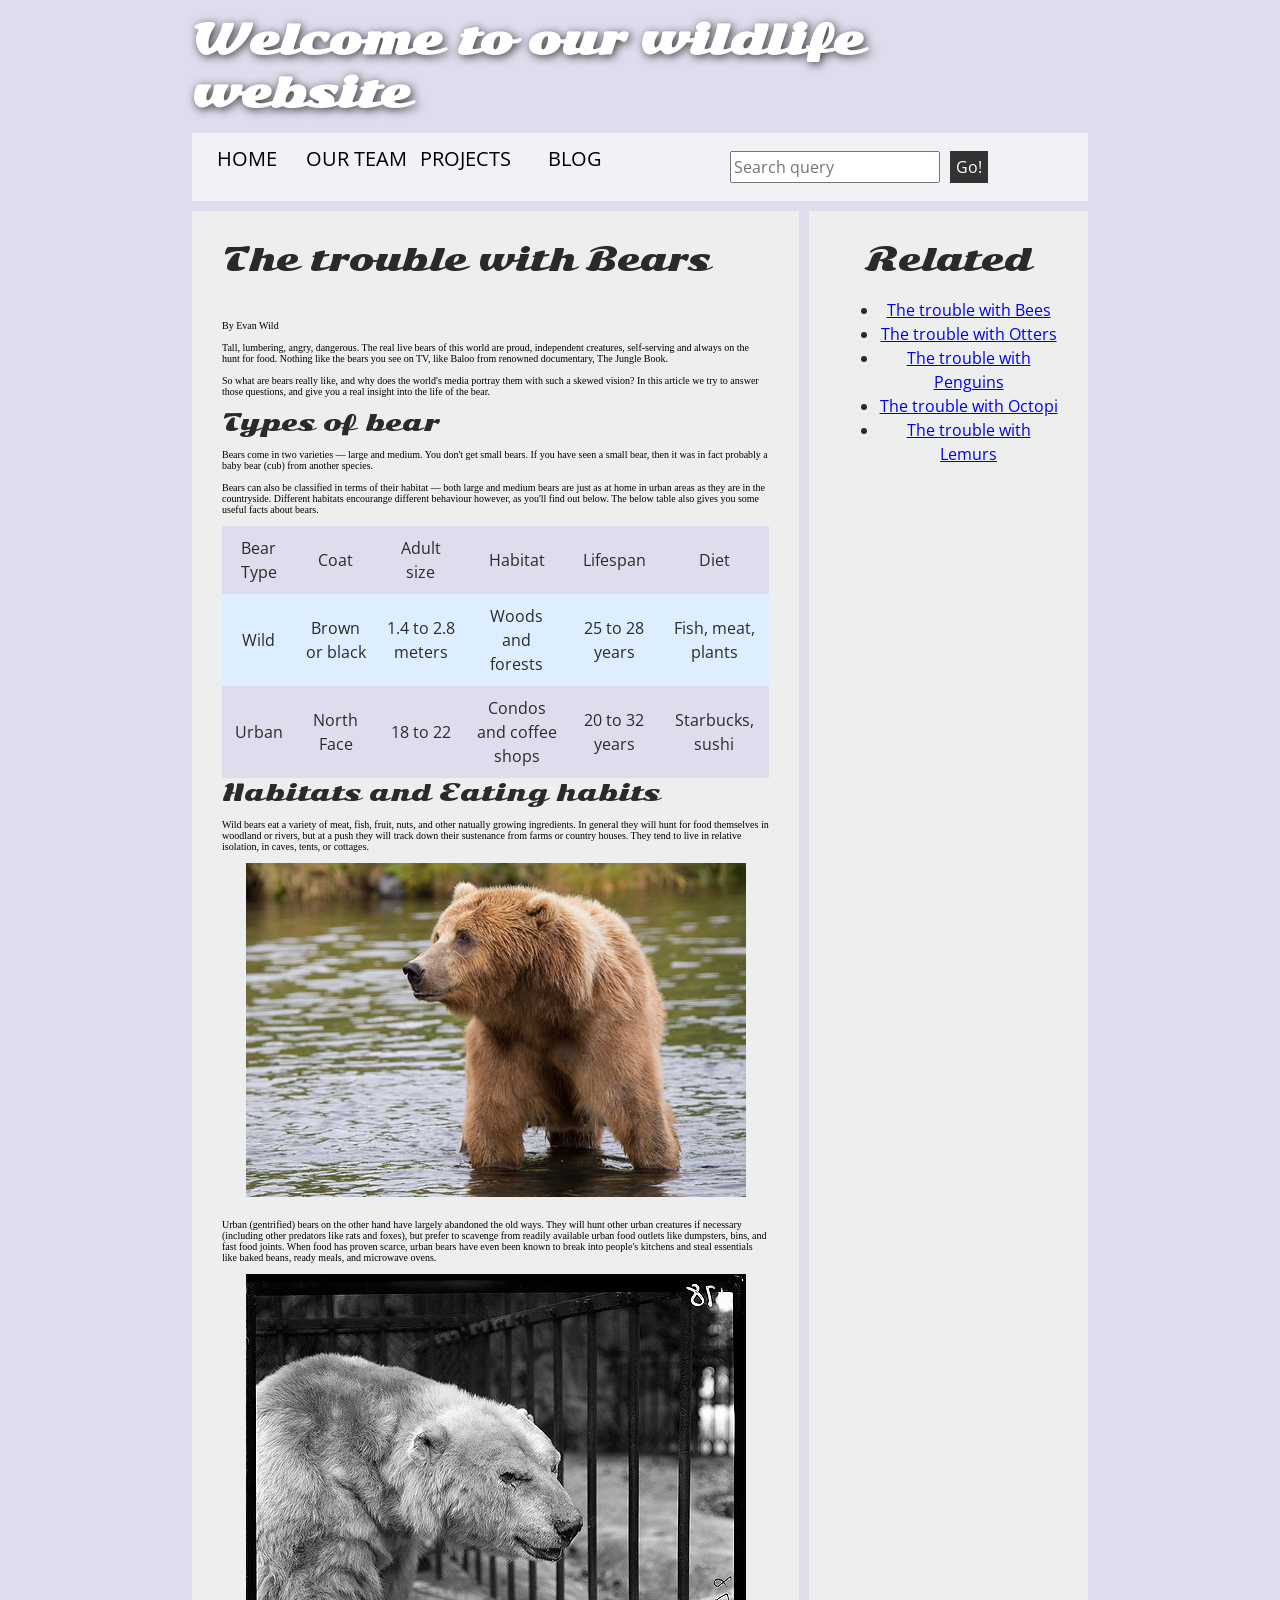
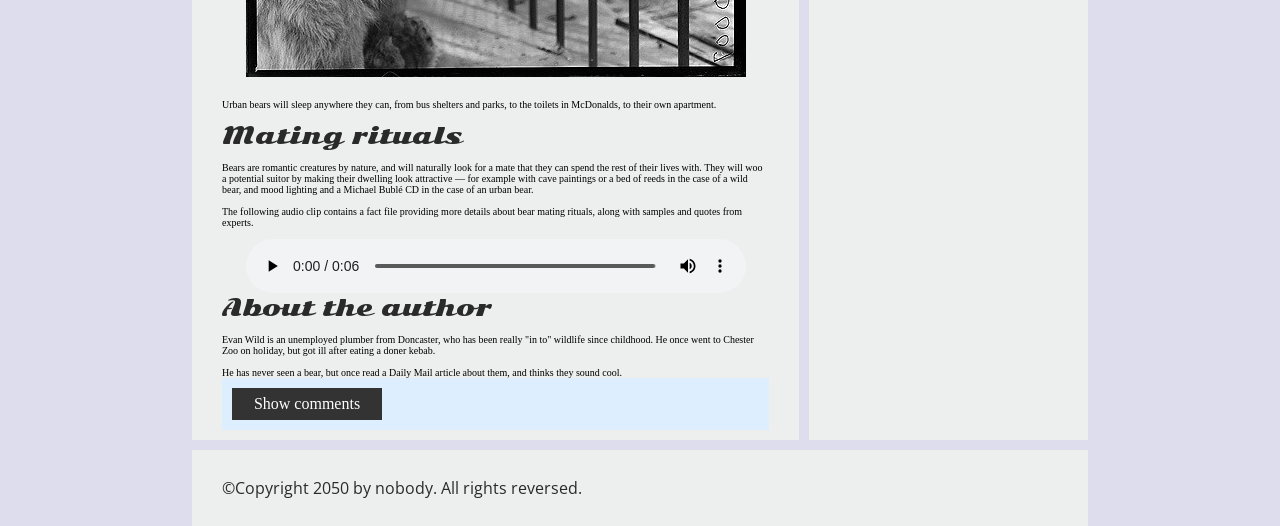
<file: ica/ICA5/ica5.html>
<!DOCTYPE html>
<html>
  <head>
    <meta charset="utf-8">

    <title>Accessibility assessment</title>
    <link href="https://fonts.googleapis.com/css?family=Open+Sans+Condensed:300|Sonsie+One" rel="stylesheet" type="text/css">
    <link rel="stylesheet" href="style.css">

    <!-- the below three lines are a fix to get HTML5 semantic elements working in old versions of Internet Explorer-->
    <!--[if lt IE 9]>
      <script src="http://html5shiv.googlecode.com/svn/trunk/html5.js"></script>
    <![endif]-->
  </head>

  <body>
    <header>
      <div class="header">
        <h1>
          <font size="7">Welcome to our wildlife website</font>
        </h1>
      </div>

      <div class="nav">
        <nav>
          <ul>
            <li><a href="#">Home</a></li>
            <li><a href="#">Our team</a></li>
            <li><a href="#">Projects</a></li>
            <li><a href="#">Blog</a></li>
          </ul>
        </nav>

        <form class="search">
          <input type="search" name="q" placeholder="Search query">
          <input type="submit" value="Go!">
        </form>
      </div>
    </header>

    <main>
      <article>
        <p>
        <font size="6">The trouble with Bears</font>
        </p>
        <br><br>
        By Evan Wild
        <br><br>
        Tall, lumbering, angry, dangerous. The real live bears of this world are proud, independent creatures, self-serving and always on the hunt for food. Nothing like the bears you see on TV, like Baloo from renowned documentary, The Jungle Book.
        <br><br>
        So what are bears really like, and why does the world's media portray them with such a skewed vision? In this article we try to answer those questions, and give you a real insight into the life of the bear.
        <br><br>
        <font size="5">Types of bear</font>
        <br><br>
        Bears come in two varieties — large and medium. You don't get small bears. If you have seen a small bear, then it was in fact probably a baby bear (cub) from another species.
        <br><br>
        Bears can also be classified in terms of their habitat — both large and medium bears are just as at home in urban areas as they are in the countryside. Different habitats encourange different behaviour however, as you'll find out below. The below table also gives you some useful facts about bears.
        <br><br>
        <table>
          <thead>
            <tr>
              <td>Bear Type</td>
              <td>Coat</td>
              <td>Adult size</td>
              <td>Habitat</td>
              <td>Lifespan</td>
              <td>Diet</td>
            </tr>
          </thead>
          <tbody>
            <tr>
              <td>Wild</td>
              <td>Brown or black</td>
              <td>1.4 to 2.8 meters</td>
              <td>Woods and forests</td>
              <td>25 to 28 years</td>
              <td>Fish, meat, plants</td>
            </tr>
            <tr>
              <td>Urban</td>
              <td>North Face</td>
              <td>18 to 22</td>
              <td>Condos and coffee shops</td>
              <td>20 to 32 years</td>
              <td>Starbucks, sushi</td>
            </tr>
          </tbody>
        </table>

        <font size="5">Habitats and Eating habits</font>
        <br><br>
        Wild bears eat a variety of meat, fish, fruit, nuts, and other natually growing ingredients. In general they will hunt for food themselves in woodland or rivers, but at a push they will track down their sustenance from farms or country houses. They tend to live in relative isolation, in caves, tents, or cottages.
        <br><br>
        <img src="media/wild-bear.jpg">
        <br><br>
        Urban (gentrified) bears on the other hand have largely abandoned the old ways. They will hunt other urban creatures if necessary (including other predators like rats and foxes), but prefer to scavenge from readily available urban food outlets like dumpsters, bins, and fast food joints. When food has proven scarce, urban bears have even been known to break into people's kitchens and steal essentials like baked beans, ready meals, and microwave ovens.
        <br><br>
        <img src="media/urban-bear.jpg">
        <br><br>
        Urban bears will sleep anywhere they can, from bus shelters and parks, to the toilets in McDonalds, to their own apartment.
        <br><br>
        <font size="5">Mating rituals</font>
        <br><br>
        Bears are romantic creatures by nature, and will naturally look for a mate that they can spend the rest of their lives with. They will woo a potential suitor by making their dwelling look attractive — for example with cave paintings or a bed of reeds in the case of a wild bear, and mood lighting and a Michael Bublé CD in the case of an urban bear.
        <br><br>
        The following audio clip contains a fact file providing more details about bear mating rituals, along with samples and quotes from experts.
        <br><br>
        <audio controls>
          <source src="media/bear.mp3" type="audio/mp3">
          <source src="media/bear.ogg" type="audio/ogg">
          <p>It looks like your browser doesn't support HTML5 audio players.</p>
        </audio>

        <aside>

          <font size="5">About the author</font>
        <br><br>
          Evan Wild is an unemployed plumber from Doncaster, who has been really "in to" wildlife since childhood. He once went to Chester Zoo on holiday, but got ill after eating a doner kebab.
        <br><br>
          He has never seen a bear, but once read a Daily Mail article about them, and thinks they sound cool.

        </aside>
        <section class="comments">
          <div class="show-hide">Show comments</div>

          <div class="comment-wrapper">

            <font size="6">Add comment</font>

            <form class="comment-form">
              <div class="flex-pair">
                Your name:
                <input type="text" name="name" id="name" placeholder="Enter your name">
              </div>
              <div class="flex-pair">
                Your comment:
                <input type="text" name="comment" id="comment" placeholder="Enter your comment">
              </div>
              <div>
                <input type="submit" value="Submit comment">
              </div>
            </form>

            <font size="6">Comments</font>

            <ul class="comment-container">

              <li>

                <p>Bob Fossil</p>

                <p>Oh I am so glad you taught me all about the big brown angry guys in the woods. With their sniffing little noses and their bad attitudes, they can sure be a menace — I was thinking of putting them all in a truck and driving them outta here. I run a zoo, you know.</p>

              </li>

            </ul>

          </div>
        </section>
      </article>

      <div class="secondary">
        <p>
        <font size="6">Related</font>
        </p>

        <ul>
          <li><a href="#">The trouble with Bees</a></li>
          <li><a href="#">The trouble with Otters</a></li>
          <li><a href="#">The trouble with Penguins</a></li>
          <li><a href="#">The trouble with Octopi</a></li>
          <li><a href="#">The trouble with Lemurs</a></li>
        </ul>
      </div>
    </main>

    <footer>
      <p>©Copyright 2050 by nobody. All rights reversed.</p>
    </footer>

    <script src="main.js"></script>

  </body>
</html>
</file>
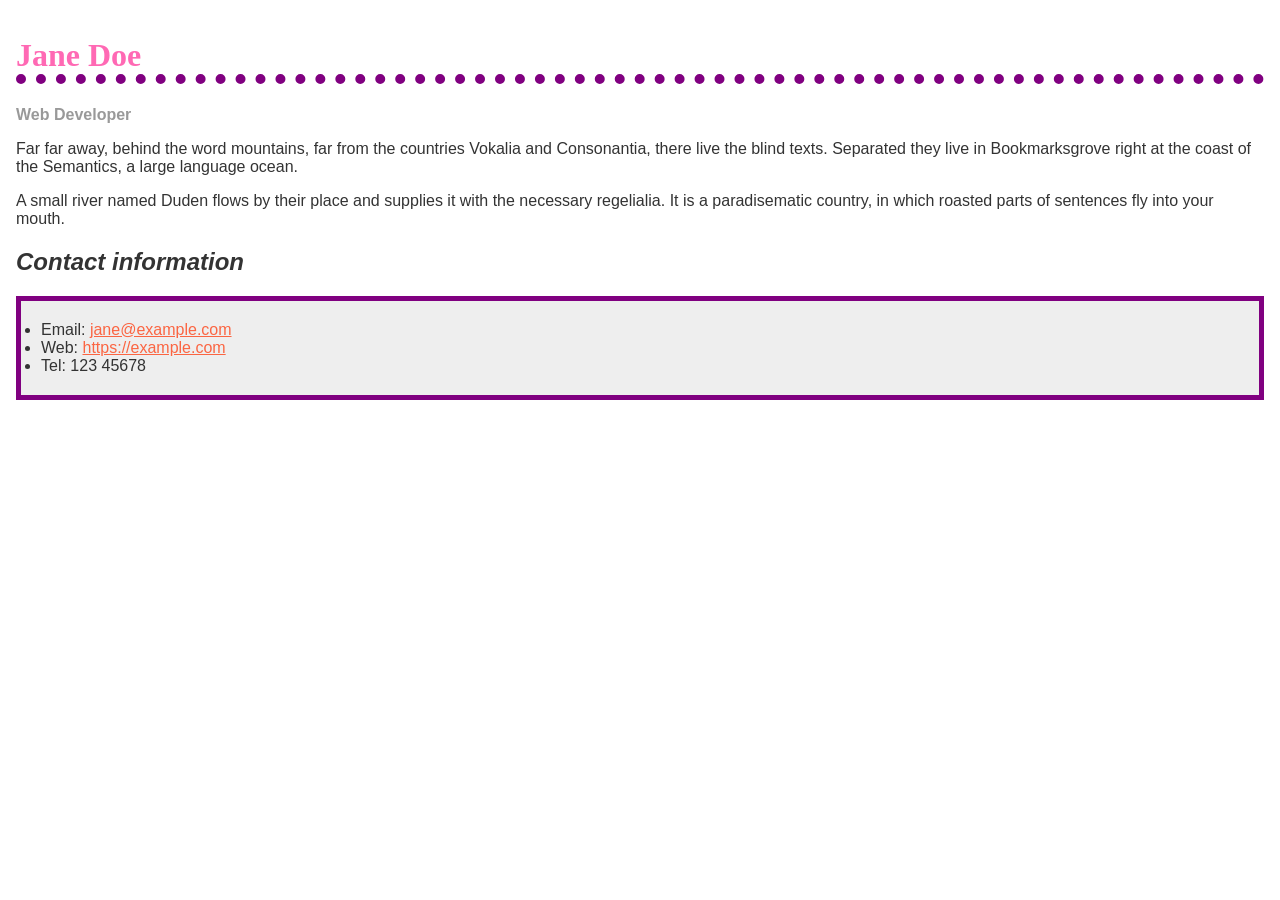
<file: ica/ica7/ica7.html>
<!doctype html>
<html lang="en">
  <head>
    <meta charset="utf-8" />
    <meta name="viewport" content="width=device-width" />
    <title>Formatting a biography</title>
    <style>
      body {
        background-color: #fff;
        color: #333;
        font-family: Arial, Helvetica, sans-serif;
        padding: 1em;
        margin: 0;
      }

      h1 {
        color: hotpink;
        font-size: 2em;
        font-family: Georgia, "Times New Roman", Times, serif;
        border-bottom: 10px dotted purple;
      }

      h2 {
        font-size: 1.5em;
        font-style: italic;
      }

      .job-title {
        color: #999999;
        font-weight: bold;
      }

      a:link,
      a:visited {
        color: #fb6542;
      }

      a:hover {
        text-decoration: none;
        color: green;
      }

      ul {
        background-color: #eeeeee;
        border: 5px solid purple;
        padding: 20px;
      }
    </style>
  </head>

  <body>
    <h1>Jane Doe</h1>
    <div class="job-title">Web Developer</div>
    <p>
      Far far away, behind the word mountains, far from the countries Vokalia
      and Consonantia, there live the blind texts. Separated they live in
      Bookmarksgrove right at the coast of the Semantics, a large language
      ocean.
    </p>

    <p>
      A small river named Duden flows by their place and supplies it with the
      necessary regelialia. It is a paradisematic country, in which roasted
      parts of sentences fly into your mouth.
    </p>

    <h2>Contact information</h2>
    <ul>
      <li>
        Email:
        <a href="mailto:jane@example.com">jane@example.com</a>
      </li>
      <li>
        Web:
        <a href="https://example.com">https://example.com</a>
      </li>
      <li>Tel: 123 45678</li>
    </ul>
  </body>
</html>
</file>
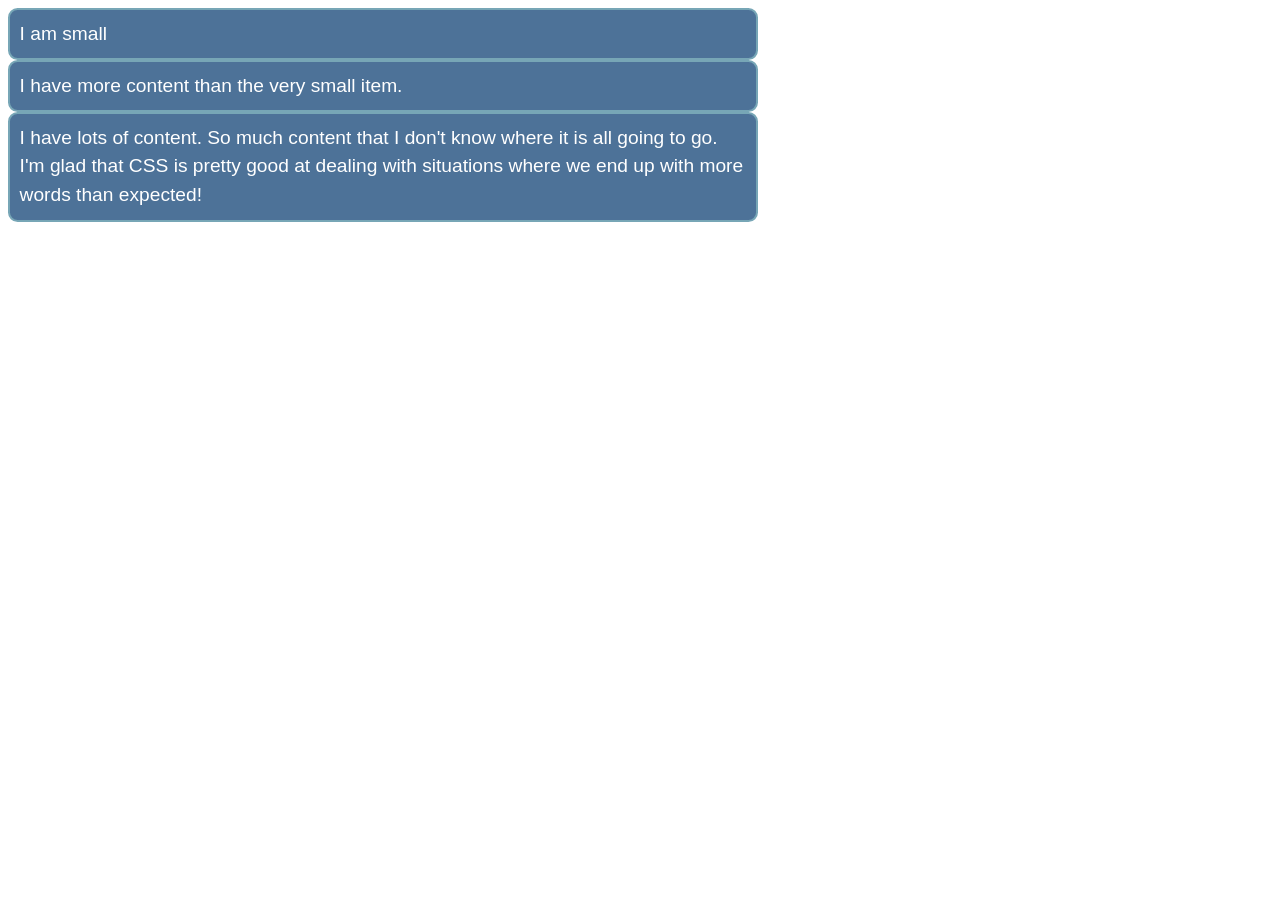
<file: ica/ica8/ica8.html>
<!DOCTYPE html>
<html lang="en">
<head>
    <meta charset="UTF-8">
    <meta name="viewport" content="width=device-width, initial-scale=1.0">
    <title>Document</title>
    <style>
        body {
        font: 1.2em / 1.5 sans-serif;
        }
        ul {
        max-width: 750px;
        list-style: none;
        padding: 0;
        margin: 0;
        }

        li {
        background-color: #4d7298;
        border: 2px solid #77a6b6;
        border-radius: 0.5em;
        color: white;
        padding: 0.5em;
        }

        ul {
        /* Add styles here */
        }

        li {
        /* Add styles here */
        }
    </style>
</head>
<body>
    <ul>
        <li>I am small</li>
        <li>I have more content than the very small item.</li>
        <li>
            I have lots of content. So much content that I don't know where it is all
            going to go. I'm glad that CSS is pretty good at dealing with situations
            where we end up with more words than expected!
        </li>
    </ul>
</body>
</html>
</file>
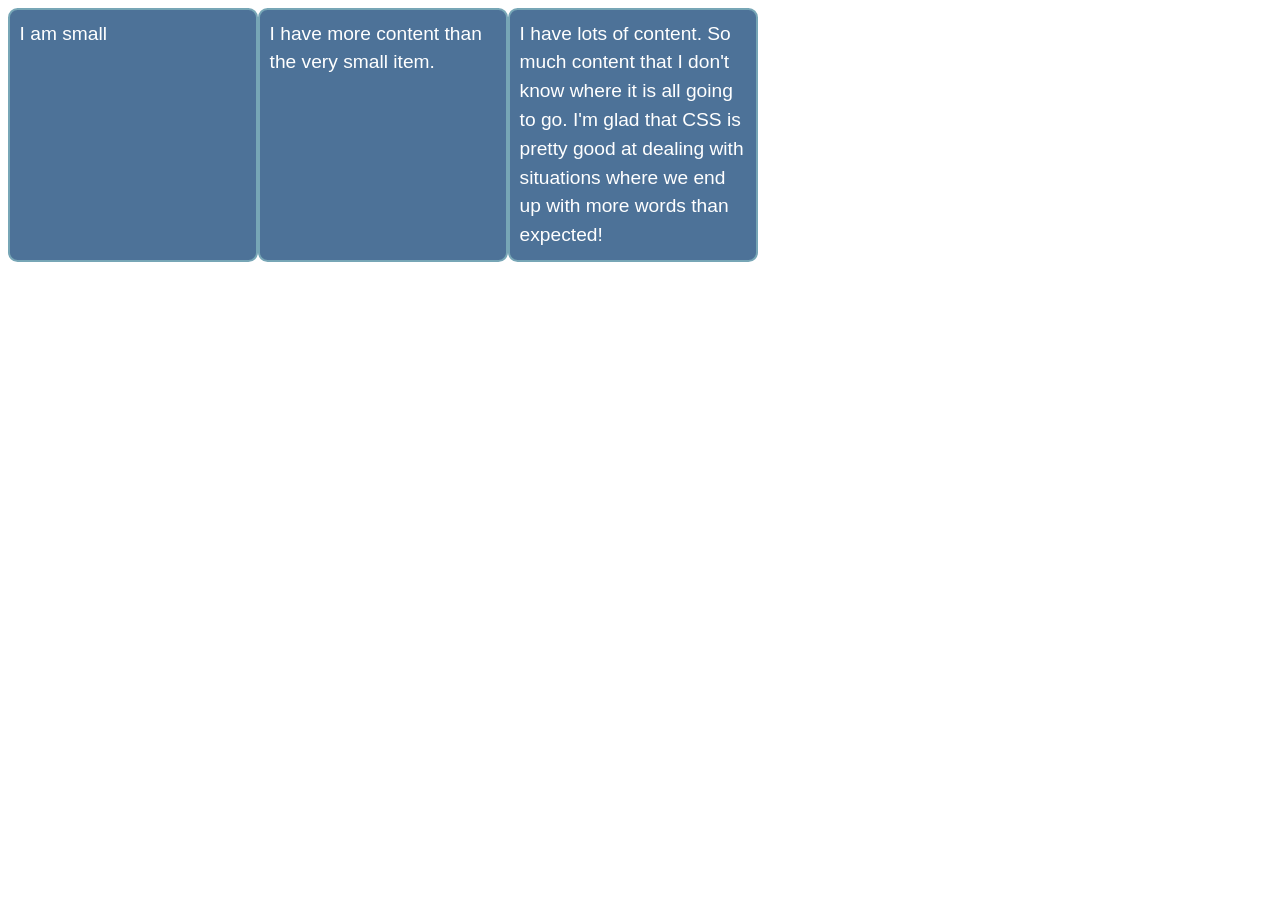
<file: ica/ica8/ica8f.html>
<!DOCTYPE html>
<html lang="en">
<head>
    <meta charset="UTF-8">
    <meta name="viewport" content="width=device-width, initial-scale=1.0">
    <title>Document</title>
    <style>
        body {
        font: 1.2em / 1.5 sans-serif;
        }
        ul {
        max-width: 750px;
        list-style: none;
        padding: 0;
        margin: 0;
        }

        li {
        background-color: #4d7298;
        border: 2px solid #77a6b6;
        border-radius: 0.5em;
        color: white;
        padding: 0.5em;
        }

        ul {
        /* Add styles here */
            display: flex;
        }

        li {
        /* Add styles here */
            flex: 1;
        }
    </style>
</head>
<body>
    <ul>
        <li>I am small</li>
        <li>I have more content than the very small item.</li>
        <li>
            I have lots of content. So much content that I don't know where it is all
            going to go. I'm glad that CSS is pretty good at dealing with situations
            where we end up with more words than expected!
        </li>
    </ul>
</body>
</html>
</file>
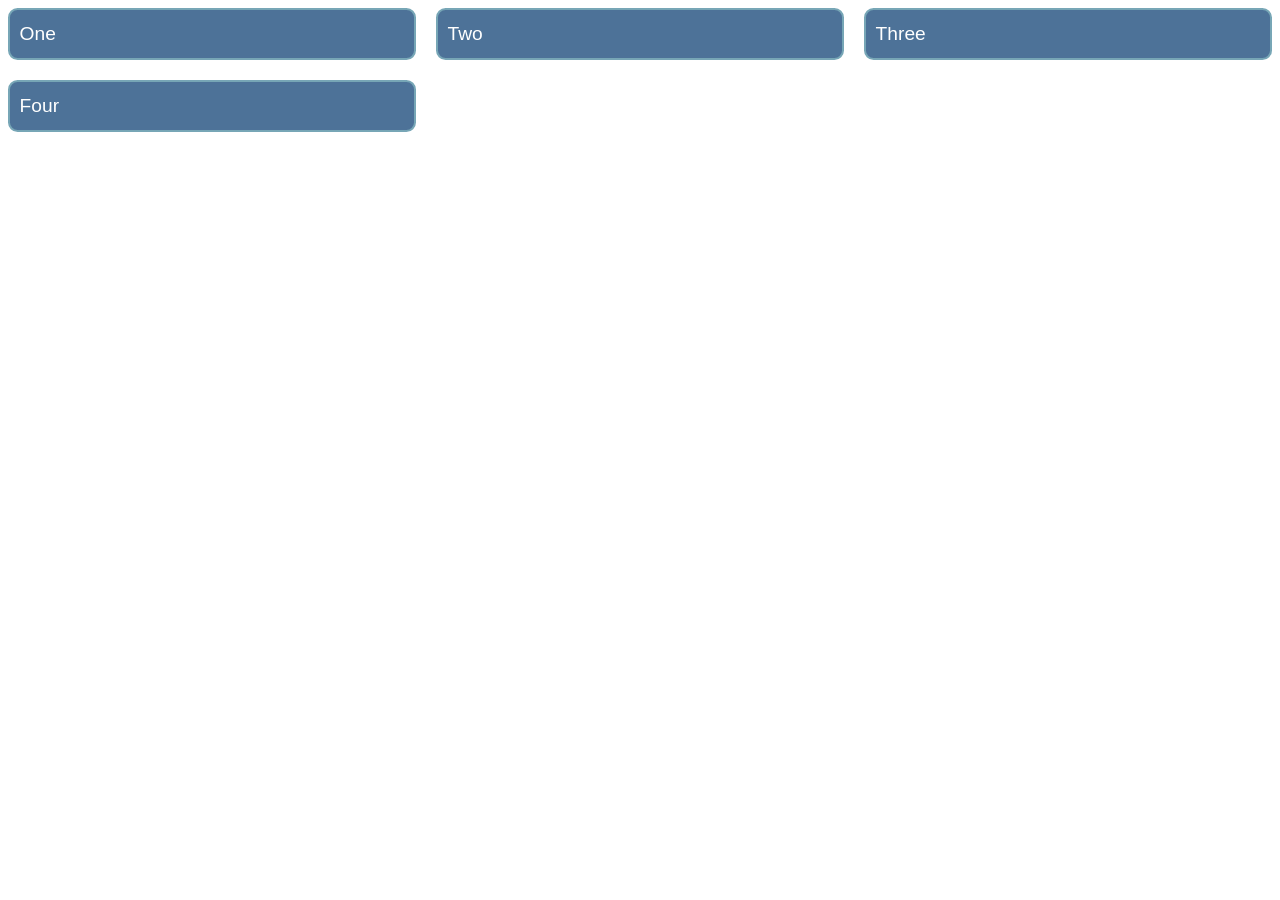
<file: ica/ica8/ica8g.html>
<!DOCTYPE html>
<html lang="en">
<head>
    <meta charset="UTF-8">
    <meta name="viewport" content="width=device-width, initial-scale=1.0">
    <title>Document</title>
    <style>
        body {
        font: 1.2em / 1.5 sans-serif;
        }

        .grid > * {
        background-color: #4d7298;
        border: 2px solid #77a6b6;
        border-radius: 0.5em;
        color: white;
        padding: 0.5em;
        }

        .grid {
        /* Add styles here */
        display: grid;
        grid-template-columns: 1fr 1fr 1fr;
        gap: 20px;
        }
    </style>
</head>
<body>
    <div class="grid">
  <div>One</div>
  <div>Two</div>
  <div>Three</div>
  <div>Four</div>
</div>
</body>
</html>
</file>
<file: ica/ICA5/assessment-files/style.css>
/* || General setup */

html, body {
  margin: 0;
  padding: 0;
}

html {
  font-size: 10px;
  background-color: #dde;
}

body {
  width: 70%;
  min-width: 800px;
  margin: 0 auto;
}

/* || typography */

font[size="7"], font[size="6"], font[size="5"] {
  font-family: 'Sonsie One', cursive;
  color: #2a2a2a;
}

p, input, li, table, label {
  font-family: 'Open Sans Condensed', sans-serif;
  color: #2a2a2a;
}

font[size="7"] {
  font-size: 4rem;
  text-align: center;
  color: white;
  text-shadow: 2px 2px 10px rgb(63, 60, 60);
}

font[size="6"] {
  font-size: 3rem;
  text-align: center;
}

font[size="5"] {
  font-size: 2.2rem;
  
}

p, li, table {
  font-size: 1.6rem;
  line-height: 1.5;
  
}

/* || header layout */

div[class="nav"], article, footer, .secondary {
  background-color: rgb(237, 238, 238)
  
}

article, footer, .secondary {
  padding: 10px 30px;
  
}

article {
  margin-right: 10px;
  
}

div[class="nav"] {
  height: 50px;
  background-color: #f1f1f6;
  display: flex;
  padding: 1% 0;
  margin-bottom: 10px;
  
}

div[class="nav"] nav {
    flex: 5;
    
}
div[class="nav"] ul {
  padding: 0;
  margin: 0;
  list-style-type: none;
  flex: 2;
  display: flex;
  align-items: center;
  justify-content: space-around;
  
}

div[class="nav"] li {
  text-align: center;
  flex: 1;
}

div[class="nav"] a {
  display: inline-block;
  font-size: 2rem;
  line-height: 1.7;
  text-transform: uppercase;
  text-decoration: none;
  color: black;
  
}

div[class="nav"] .search {
  flex: 1;
  display: flex;
  align-items: center;
  height: 100%;
  padding: 0 10em;
  
}

.search input {
  font-size: 1.6rem;
  height: 32px;
}

.search input[type="search"] {
  flex: 3;
}

.search input[type="submit"] {
  flex: 1;
  margin-left: 1rem;
  background: #333;
  border: 0;
  color: white;
}

/* || main layout */

main {
  display: flex;
}

article {
  flex: 5;
  align-items: center;
  
}

.secondary {
  flex: 2;
  text-align: center;
}

footer {
  margin-top: 10px;
  
}

/* Table styling */

table {
  width: 100%;
  background-color: #dde;
  border-collapse: collapse;
  
}

th, td {
  padding: 10px;
  
}

td {
  text-align: center;
  
}

th[scope="col"] {
  border-bottom: 1px solid black;
  
}

tbody tr:nth-child(odd) {
  background-color: #def;
  
}

/* styling content images and audio */

img, audio {
  display: block;
  margin: 0 auto;
}

audio {
  width: 500px;
}

/* Comments styling */

.comments {
  background-color: #def;
  padding: 10px;
}

.show-hide {
  cursor: pointer;
}

.comments font[size="6"] {
  font-size: 2rem;
}

.comments font[size="6"]:nth-of-type(2) {
  margin-bottom: 0;
}

.comment-form {
  margin-bottom: 3rem;
}

.comment-form .flex-pair {
  display: flex;
  padding: 0 3rem 1rem;
}

.comment-form label {
  align-self: center;
  flex: 2;
  text-align: right;
}

.comment-form input {
  margin-left: 1rem;
  flex: 6;
}

.show-hide {
  text-align: center;
  width: 150px;
}

.comment-form input, .comment-form label, .show-hide {
  font-size: 1.6rem;
  line-height: 32px;
}

.comment-form input[type="submit"], .show-hide {
  background: #333;
  border: 0;
  color: white;
}

.comment-form input[type="submit"] {
  width: 30%;
  display: block;
  margin: 0 auto;
}

.comment-container {
  margin-top: 0;
}

.comment-container li {
  list-style-type: none;
  display: flex;
}

.comment-container li p:nth-child(1) {
  flex: 1;
  font-weight: bold;
}

.comment-container li p:nth-child(2) {
  flex: 5;
}
</file>
<file: ica/ica13/ica13.css>
html, body {
  margin: 0;
}

html {
  font-family: 'Helvetica Neue', Helvetica, Arial, sans-serif;
  height: 100%;
}

body {
  overflow: hidden;
  height: inherit;
}

h1 {
  font-size: 2rem;
  letter-spacing: -1px;
  position: absolute;
  margin: 0;
  top: -4px;
  right: 5px;

  color: transparent;
  text-shadow: 0 0 4px white;
}
</file>
<file: ica/ICA5/style.css>
/* || General setup */

html, body {
  margin: 0;
  padding: 0;
}

html {
  font-size: 10px;
  background-color: #dde;
}

body {
  width: 70%;
  min-width: 800px;
  margin: 0 auto;
}

/* || typography */

font[size="7"], font[size="6"], font[size="5"] {
  font-family: 'Sonsie One', cursive;
  color: #2a2a2a;
}

p, input, li, table, label {
  font-family: 'Open Sans Condensed', sans-serif;
  color: #2a2a2a;
}

font[size="7"] {
  font-size: 4rem;
  text-align: center;
  color: white;
  text-shadow: 2px 2px 10px rgb(63, 60, 60);
}

font[size="6"] {
  font-size: 3rem;
  text-align: center;
}

font[size="5"] {
  font-size: 2.2rem;
  
}

p, li, table {
  font-size: 1.6rem;
  line-height: 1.5;
  
}

/* || header layout */

div[class="nav"], article, footer, .secondary {
  background-color: rgb(237, 238, 238)
  
}

article, footer, .secondary {
  padding: 10px 30px;
  
}

article {
  margin-right: 10px;
  
}

div[class="nav"] {
  height: 50px;
  background-color: #f1f1f6;
  display: flex;
  padding: 1% 0;
  margin-bottom: 10px;
  
}

div[class="nav"] nav {
    flex: 5;
    
}
div[class="nav"] ul {
  padding: 0;
  margin: 0;
  list-style-type: none;
  flex: 2;
  display: flex;
  align-items: center;
  justify-content: space-around;
  
}

div[class="nav"] li {
  text-align: center;
  flex: 1;
}

div[class="nav"] a {
  display: inline-block;
  font-size: 2rem;
  line-height: 1.7;
  text-transform: uppercase;
  text-decoration: none;
  color: black;
  
}

div[class="nav"] .search {
  flex: 1;
  display: flex;
  align-items: center;
  height: 100%;
  padding: 0 10em;
  
}

.search input {
  font-size: 1.6rem;
  height: 32px;
}

.search input[type="search"] {
  flex: 3;
}

.search input[type="submit"] {
  flex: 1;
  margin-left: 1rem;
  background: #333;
  border: 0;
  color: white;
}

/* || main layout */

main {
  display: flex;
}

article {
  flex: 5;
  align-items: center;
  
}

.secondary {
  flex: 2;
  text-align: center;
}

footer {
  margin-top: 10px;
  
}

/* Table styling */

table {
  width: 100%;
  background-color: #dde;
  border-collapse: collapse;
  
}

th, td {
  padding: 10px;
  
}

td {
  text-align: center;
  
}

th[scope="col"] {
  border-bottom: 1px solid black;
  
}

tbody tr:nth-child(odd) {
  background-color: #def;
  
}

/* styling content images and audio */

img, audio {
  display: block;
  margin: 0 auto;
}

audio {
  width: 500px;
}

/* Comments styling */

.comments {
  background-color: #def;
  padding: 10px;
}

.show-hide {
  cursor: pointer;
}

.comments font[size="6"] {
  font-size: 2rem;
}

.comments font[size="6"]:nth-of-type(2) {
  margin-bottom: 0;
}

.comment-form {
  margin-bottom: 3rem;
}

.comment-form .flex-pair {
  display: flex;
  padding: 0 3rem 1rem;
}

.comment-form label {
  align-self: center;
  flex: 2;
  text-align: right;
}

.comment-form input {
  margin-left: 1rem;
  flex: 6;
}

.show-hide {
  text-align: center;
  width: 150px;
}

.comment-form input, .comment-form label, .show-hide {
  font-size: 1.6rem;
  line-height: 32px;
}

.comment-form input[type="submit"], .show-hide {
  background: #333;
  border: 0;
  color: white;
}

.comment-form input[type="submit"] {
  width: 30%;
  display: block;
  margin: 0 auto;
}

.comment-container {
  margin-top: 0;
}

.comment-container li {
  list-style-type: none;
  display: flex;
}

.comment-container li p:nth-child(1) {
  flex: 1;
  font-weight: bold;
}

.comment-container li p:nth-child(2) {
  flex: 5;
}
</file>
